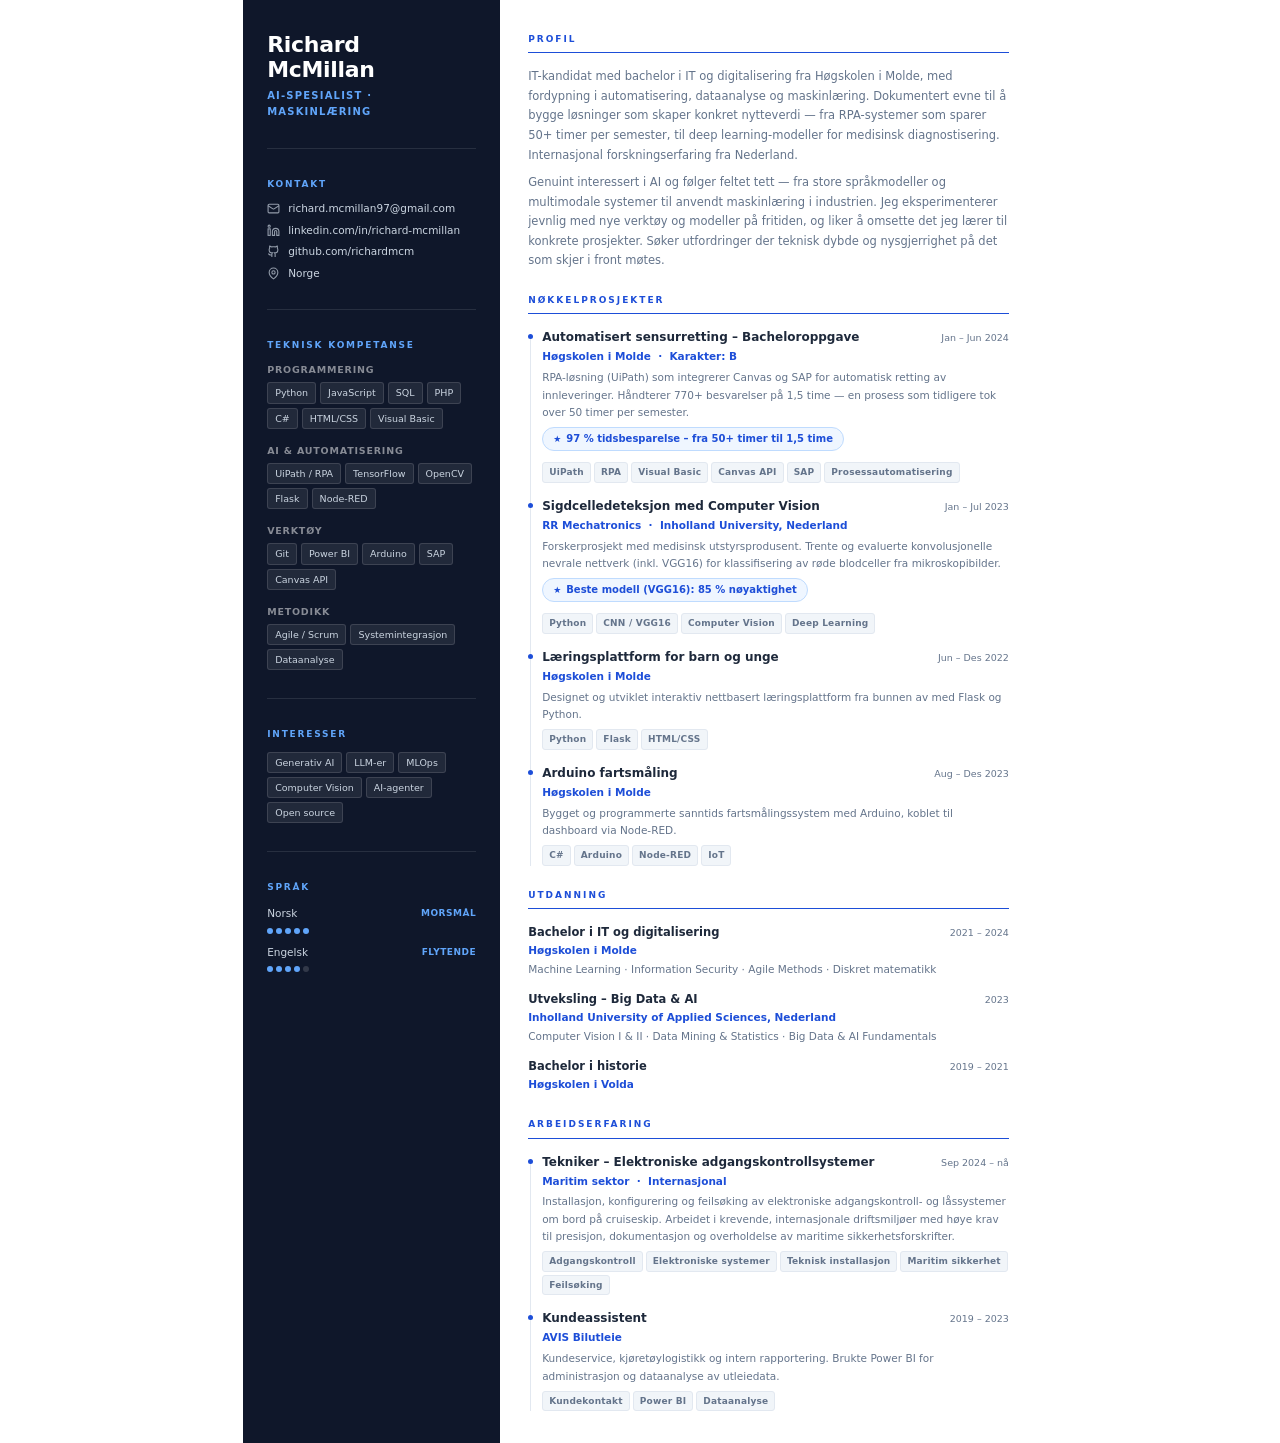
<file: CV-improved.html>
<!DOCTYPE html>
<html lang="no">
<head>
  <meta charset="UTF-8">
  <meta name="viewport" content="width=device-width, initial-scale=1.0">
  <title>CV – Richard McMillan</title>
  <style>
    @page { size: A4; margin: 0; }
    *, *::before, *::after { box-sizing: border-box; margin: 0; padding: 0; }

    :root {
      --sidebar-bg:   #0f172a;
      --sidebar-text: #cbd5e1;
      --sidebar-head: #ffffff;
      --sidebar-accent: #60a5fa;
      --accent:       #1d4ed8;
      --accent-lt:    #eff6ff;
      --text:         #1e293b;
      --muted:        #64748b;
      --border:       #e2e8f0;
      --tag-bg:       #f1f5f9;
    }

    body {
      font-family: 'Segoe UI', system-ui, -apple-system, Arial, sans-serif;
      font-size: 11.5px;
      color: var(--text);
      line-height: 1.6;
      background: #fff;
      display: flex;
      min-height: 297mm;
      width: 210mm;
      margin: 0 auto;
    }

    /* ─── SIDEBAR ─── */
    .sidebar {
      width: 68mm;
      min-height: 100%;
      background: var(--sidebar-bg);
      padding: 32px 24px 32px 24px;
      flex-shrink: 0;
      display: flex;
      flex-direction: column;
      gap: 28px;
    }

    .sidebar-name {
      font-size: 22px;
      font-weight: 800;
      color: var(--sidebar-head);
      line-height: 1.15;
      letter-spacing: -0.3px;
    }

    .sidebar-title {
      font-size: 10px;
      font-weight: 600;
      letter-spacing: 1.2px;
      text-transform: uppercase;
      color: var(--sidebar-accent);
      margin-top: 5px;
    }

    .sidebar-divider {
      height: 1px;
      background: rgba(255,255,255,0.1);
    }

    .s-section-title {
      font-size: 9px;
      font-weight: 700;
      letter-spacing: 1.8px;
      text-transform: uppercase;
      color: var(--sidebar-accent);
      margin-bottom: 10px;
    }

    /* Contact */
    .contact-list { display: flex; flex-direction: column; gap: 7px; }
    .contact-item {
      display: flex;
      align-items: flex-start;
      gap: 8px;
      color: var(--sidebar-text);
      font-size: 10.5px;
      text-decoration: none;
      line-height: 1.4;
    }
    .contact-item svg {
      flex-shrink: 0;
      margin-top: 1px;
      opacity: 0.7;
    }
    a.contact-item:hover { color: #fff; }

    /* Skills */
    .skill-group { margin-bottom: 14px; }
    .skill-group:last-child { margin-bottom: 0; }
    .skill-group-name {
      font-size: 9.5px;
      font-weight: 700;
      color: rgba(255,255,255,0.5);
      text-transform: uppercase;
      letter-spacing: 0.8px;
      margin-bottom: 5px;
    }
    .skill-tags { display: flex; flex-wrap: wrap; gap: 4px; }
    .skill-tag {
      font-size: 9.5px;
      font-weight: 500;
      background: rgba(255,255,255,0.08);
      color: var(--sidebar-text);
      padding: 2px 7px;
      border-radius: 3px;
      border: 1px solid rgba(255,255,255,0.12);
    }

    /* Lang */
    .lang-item {
      display: flex;
      justify-content: space-between;
      align-items: center;
      font-size: 10.5px;
      color: var(--sidebar-text);
      margin-bottom: 6px;
    }
    .lang-level {
      font-size: 9px;
      color: var(--sidebar-accent);
      font-weight: 600;
      text-transform: uppercase;
      letter-spacing: 0.5px;
    }
    .lang-dots { display: flex; gap: 3px; margin-top: 3px; }
    .lang-dot {
      width: 6px;
      height: 6px;
      border-radius: 50%;
      background: rgba(255,255,255,0.15);
    }
    .lang-dot.filled { background: var(--sidebar-accent); }

    /* ─── MAIN ─── */
    .main {
      flex: 1;
      padding: 32px 28px 32px 28px;
      display: flex;
      flex-direction: column;
      gap: 22px;
    }

    /* Section */
    .section {}
    .section-title {
      font-size: 9px;
      font-weight: 700;
      letter-spacing: 2px;
      text-transform: uppercase;
      color: var(--accent);
      padding-bottom: 6px;
      border-bottom: 1.5px solid var(--accent);
      margin-bottom: 14px;
    }

    /* Profile */
    .profile-text {
      font-size: 11.5px;
      color: var(--muted);
      line-height: 1.7;
    }

    /* Entry */
    .entry { margin-bottom: 14px; position: relative; padding-left: 14px; }
    .entry:last-child { margin-bottom: 0; }
    .entry::before {
      content: '';
      position: absolute;
      left: 0;
      top: 6px;
      width: 5px;
      height: 5px;
      border-radius: 50%;
      background: var(--accent);
    }
    .entry-header { display: flex; justify-content: space-between; align-items: baseline; gap: 8px; }
    .entry-title { font-size: 12px; font-weight: 700; color: var(--text); }
    .entry-date {
      font-size: 9.5px;
      color: var(--muted);
      white-space: nowrap;
      flex-shrink: 0;
      font-weight: 500;
    }
    .entry-org { font-size: 10.5px; color: var(--accent); font-weight: 600; margin: 1px 0 4px; }
    .entry-desc { font-size: 10.5px; color: var(--muted); line-height: 1.65; }

    /* Achievement pill */
    .achievement {
      display: inline-flex;
      align-items: center;
      gap: 5px;
      background: var(--accent-lt);
      border: 1px solid #bfdbfe;
      color: var(--accent);
      font-size: 10px;
      font-weight: 700;
      padding: 3px 10px;
      border-radius: 999px;
      margin: 6px 0 5px;
    }
    .achievement::before { content: '★'; font-size: 9px; }

    /* Tags */
    .entry-tags { display: flex; flex-wrap: wrap; gap: 3px; margin-top: 6px; }
    .tag {
      font-size: 9px;
      font-weight: 600;
      background: var(--tag-bg);
      color: var(--muted);
      padding: 2px 6px;
      border-radius: 3px;
      letter-spacing: 0.2px;
      border: 1px solid var(--border);
    }

    /* Edu entry (no dot) */
    .edu-entry { margin-bottom: 12px; }
    .edu-entry:last-child { margin-bottom: 0; }
    .edu-header { display: flex; justify-content: space-between; align-items: baseline; gap: 8px; }
    .edu-title { font-size: 11.5px; font-weight: 700; color: var(--text); }
    .edu-date { font-size: 9.5px; color: var(--muted); white-space: nowrap; }
    .edu-org { font-size: 10.5px; color: var(--accent); font-weight: 600; margin: 1px 0 2px; }
    .edu-desc { font-size: 10.5px; color: var(--muted); }

    /* Timeline line */
    .entries { position: relative; }
    .entries::before {
      content: '';
      position: absolute;
      left: 2px;
      top: 6px;
      bottom: 0;
      width: 1px;
      background: var(--border);
    }

    @media print {
      body { margin: 0; }
      a { color: inherit !important; text-decoration: none !important; }
    }
  </style>
</head>
<body>

<!-- ═══════════════ SIDEBAR ═══════════════ -->
<aside class="sidebar">

  <!-- Name -->
  <div>
    <div class="sidebar-name">Richard<br>McMillan</div>
    <div class="sidebar-title">AI-spesialist · Maskinlæring</div>
  </div>

  <div class="sidebar-divider"></div>

  <!-- Kontakt -->
  <div>
    <div class="s-section-title">Kontakt</div>
    <div class="contact-list">
      <a class="contact-item" href="mailto:richard.mcmillan97@gmail.com">
        <svg width="13" height="13" viewBox="0 0 24 24" fill="none" stroke="currentColor" stroke-width="2"><rect x="2" y="4" width="20" height="16" rx="2"/><path d="m22 7-8.97 5.7a1.94 1.94 0 0 1-2.06 0L2 7"/></svg>
        richard.mcmillan97@gmail.com
      </a>
      <a class="contact-item" href="https://www.linkedin.com/in/richard-mcmillan-a668a9329/" target="_blank">
        <svg width="13" height="13" viewBox="0 0 24 24" fill="none" stroke="currentColor" stroke-width="2"><path d="M16 8a6 6 0 0 1 6 6v7h-4v-7a2 2 0 0 0-2-2 2 2 0 0 0-2 2v7h-4v-7a6 6 0 0 1 6-6z"/><rect x="2" y="9" width="4" height="12"/><circle cx="4" cy="4" r="2"/></svg>
        linkedin.com/in/richard-mcmillan
      </a>
      <a class="contact-item" href="https://github.com/richardmcm" target="_blank">
        <svg width="13" height="13" viewBox="0 0 24 24" fill="none" stroke="currentColor" stroke-width="2"><path d="M15 22v-4a4.8 4.8 0 0 0-1-3.5c3 0 6-2 6-5.5.08-1.25-.27-2.48-1-3.5.28-1.15.28-2.35 0-3.5 0 0-1 0-3 1.5-2.64-.5-5.36-.5-8 0C6 2 5 2 5 2c-.3 1.15-.3 2.35 0 3.5A5.403 5.403 0 0 0 4 9c0 3.5 3 5.5 6 5.5-.39.49-.68 1.05-.85 1.65-.17.6-.22 1.23-.15 1.85v4"/><path d="M9 18c-4.51 2-5-2-7-2"/></svg>
        github.com/richardmcm
      </a>
      <span class="contact-item">
        <svg width="13" height="13" viewBox="0 0 24 24" fill="none" stroke="currentColor" stroke-width="2"><path d="M20 10c0 6-8 12-8 12s-8-6-8-12a8 8 0 0 1 16 0Z"/><circle cx="12" cy="10" r="3"/></svg>
        Norge
      </span>
    </div>
  </div>

  <div class="sidebar-divider"></div>

  <!-- Teknisk kompetanse -->
  <div>
    <div class="s-section-title">Teknisk kompetanse</div>

    <div class="skill-group">
      <div class="skill-group-name">Programmering</div>
      <div class="skill-tags">
        <span class="skill-tag">Python</span>
        <span class="skill-tag">JavaScript</span>
        <span class="skill-tag">SQL</span>
        <span class="skill-tag">PHP</span>
        <span class="skill-tag">C#</span>
        <span class="skill-tag">HTML/CSS</span>
        <span class="skill-tag">Visual Basic</span>
      </div>
    </div>

    <div class="skill-group">
      <div class="skill-group-name">AI &amp; Automatisering</div>
      <div class="skill-tags">
        <span class="skill-tag">UiPath / RPA</span>
        <span class="skill-tag">TensorFlow</span>
        <span class="skill-tag">OpenCV</span>
        <span class="skill-tag">Flask</span>
        <span class="skill-tag">Node-RED</span>
      </div>
    </div>

    <div class="skill-group">
      <div class="skill-group-name">Verktøy</div>
      <div class="skill-tags">
        <span class="skill-tag">Git</span>
        <span class="skill-tag">Power BI</span>
        <span class="skill-tag">Arduino</span>
        <span class="skill-tag">SAP</span>
        <span class="skill-tag">Canvas API</span>
      </div>
    </div>

    <div class="skill-group">
      <div class="skill-group-name">Metodikk</div>
      <div class="skill-tags">
        <span class="skill-tag">Agile / Scrum</span>
        <span class="skill-tag">Systemintegrasjon</span>
        <span class="skill-tag">Dataanalyse</span>
      </div>
    </div>
  </div>

  <div class="sidebar-divider"></div>

  <!-- Interesser -->
  <div>
    <div class="s-section-title">Interesser</div>
    <div class="skill-group">
      <div class="skill-tags">
        <span class="skill-tag">Generativ AI</span>
        <span class="skill-tag">LLM-er</span>
        <span class="skill-tag">MLOps</span>
        <span class="skill-tag">Computer Vision</span>
        <span class="skill-tag">AI-agenter</span>
        <span class="skill-tag">Open source</span>
      </div>
    </div>
  </div>

  <div class="sidebar-divider"></div>

  <!-- Språk -->
  <div>
    <div class="s-section-title">Språk</div>
    <div>
      <div class="lang-item">
        <span>Norsk</span>
        <span class="lang-level">Morsmål</span>
      </div>
      <div class="lang-dots">
        <div class="lang-dot filled"></div>
        <div class="lang-dot filled"></div>
        <div class="lang-dot filled"></div>
        <div class="lang-dot filled"></div>
        <div class="lang-dot filled"></div>
      </div>
    </div>
    <div style="margin-top: 10px;">
      <div class="lang-item">
        <span>Engelsk</span>
        <span class="lang-level">Flytende</span>
      </div>
      <div class="lang-dots">
        <div class="lang-dot filled"></div>
        <div class="lang-dot filled"></div>
        <div class="lang-dot filled"></div>
        <div class="lang-dot filled"></div>
        <div class="lang-dot"></div>
      </div>
    </div>
  </div>

</aside>

<!-- ═══════════════ MAIN ═══════════════ -->
<main class="main">

  <!-- Profil -->
  <section class="section">
    <div class="section-title">Profil</div>
    <p class="profile-text">
      IT-kandidat med bachelor i IT og digitalisering fra Høgskolen i Molde, med fordypning i
      automatisering, dataanalyse og maskinlæring. Dokumentert evne til å bygge løsninger som skaper
      konkret nytteverdi — fra RPA-systemer som sparer 50+ timer per semester, til deep learning-modeller
      for medisinsk diagnostisering. Internasjonal forskningserfaring fra Nederland.
    </p>
    <p class="profile-text" style="margin-top: 8px;">
      Genuint interessert i AI og følger feltet tett — fra store språkmodeller og multimodale systemer
      til anvendt maskinlæring i industrien. Jeg eksperimenterer jevnlig med nye verktøy og modeller
      på fritiden, og liker å omsette det jeg lærer til konkrete prosjekter. Søker utfordringer der
      teknisk dybde og nysgjerrighet på det som skjer i front møtes.
    </p>
  </section>

  <!-- Nøkkelprosjekter -->
  <section class="section">
    <div class="section-title">Nøkkelprosjekter</div>
    <div class="entries">

      <div class="entry">
        <div class="entry-header">
          <div class="entry-title">Automatisert sensurretting – Bacheloroppgave</div>
          <div class="entry-date">Jan – Jun 2024</div>
        </div>
        <div class="entry-org">Høgskolen i Molde &nbsp;·&nbsp; Karakter: B</div>
        <div class="entry-desc">
          RPA-løsning (UiPath) som integrerer Canvas og SAP for automatisk retting av innleveringer.
          Håndterer 770+ besvarelser på 1,5 time — en prosess som tidligere tok over 50 timer per semester.
        </div>
        <div class="achievement">97 % tidsbesparelse – fra 50+ timer til 1,5 time</div>
        <div class="entry-tags">
          <span class="tag">UiPath</span><span class="tag">RPA</span><span class="tag">Visual Basic</span>
          <span class="tag">Canvas API</span><span class="tag">SAP</span><span class="tag">Prosessautomatisering</span>
        </div>
      </div>

      <div class="entry">
        <div class="entry-header">
          <div class="entry-title">Sigdcelledeteksjon med Computer Vision</div>
          <div class="entry-date">Jan – Jul 2023</div>
        </div>
        <div class="entry-org">RR Mechatronics &nbsp;·&nbsp; Inholland University, Nederland</div>
        <div class="entry-desc">
          Forskerprosjekt med medisinsk utstyrsprodusent. Trente og evaluerte konvolusjonelle nevrale
          nettverk (inkl. VGG16) for klassifisering av røde blodceller fra mikroskopibilder.
        </div>
        <div class="achievement">Beste modell (VGG16): 85 % nøyaktighet</div>
        <div class="entry-tags">
          <span class="tag">Python</span><span class="tag">CNN / VGG16</span>
          <span class="tag">Computer Vision</span><span class="tag">Deep Learning</span>
        </div>
      </div>

      <div class="entry">
        <div class="entry-header">
          <div class="entry-title">Læringsplattform for barn og unge</div>
          <div class="entry-date">Jun – Des 2022</div>
        </div>
        <div class="entry-org">Høgskolen i Molde</div>
        <div class="entry-desc">
          Designet og utviklet interaktiv nettbasert læringsplattform fra bunnen av med Flask og Python.
        </div>
        <div class="entry-tags">
          <span class="tag">Python</span><span class="tag">Flask</span><span class="tag">HTML/CSS</span>
        </div>
      </div>

      <div class="entry">
        <div class="entry-header">
          <div class="entry-title">Arduino fartsmåling</div>
          <div class="entry-date">Aug – Des 2023</div>
        </div>
        <div class="entry-org">Høgskolen i Molde</div>
        <div class="entry-desc">
          Bygget og programmerte sanntids fartsmålingssystem med Arduino, koblet til dashboard via Node-RED.
        </div>
        <div class="entry-tags">
          <span class="tag">C#</span><span class="tag">Arduino</span><span class="tag">Node-RED</span><span class="tag">IoT</span>
        </div>
      </div>

    </div>
  </section>

  <!-- Utdanning -->
  <section class="section">
    <div class="section-title">Utdanning</div>

    <div class="edu-entry">
      <div class="edu-header">
        <div class="edu-title">Bachelor i IT og digitalisering</div>
        <div class="edu-date">2021 – 2024</div>
      </div>
      <div class="edu-org">Høgskolen i Molde</div>
      <div class="edu-desc">Machine Learning · Information Security · Agile Methods · Diskret matematikk</div>
    </div>

    <div class="edu-entry">
      <div class="edu-header">
        <div class="edu-title">Utveksling – Big Data &amp; AI</div>
        <div class="edu-date">2023</div>
      </div>
      <div class="edu-org">Inholland University of Applied Sciences, Nederland</div>
      <div class="edu-desc">Computer Vision I &amp; II · Data Mining &amp; Statistics · Big Data &amp; AI Fundamentals</div>
    </div>

    <div class="edu-entry">
      <div class="edu-header">
        <div class="edu-title">Bachelor i historie</div>
        <div class="edu-date">2019 – 2021</div>
      </div>
      <div class="edu-org">Høgskolen i Volda</div>
    </div>

  </section>

  <!-- Arbeidserfaring -->
  <section class="section">
    <div class="section-title">Arbeidserfaring</div>
    <div class="entries">
      <div class="entry">
        <div class="entry-header">
          <div class="entry-title">Tekniker – Elektroniske adgangskontrollsystemer</div>
          <div class="entry-date">Sep 2024 – nå</div>
        </div>
        <div class="entry-org">Maritim sektor &nbsp;·&nbsp; Internasjonal</div>
        <div class="entry-desc">
          Installasjon, konfigurering og feilsøking av elektroniske adgangskontroll- og låssystemer
          om bord på cruiseskip. Arbeidet i krevende, internasjonale driftsmiljøer med høye krav til
          presisjon, dokumentasjon og overholdelse av maritime sikkerhetsforskrifter.
        </div>
        <div class="entry-tags">
          <span class="tag">Adgangskontroll</span><span class="tag">Elektroniske systemer</span>
          <span class="tag">Teknisk installasjon</span><span class="tag">Maritim sikkerhet</span>
          <span class="tag">Feilsøking</span>
        </div>
      </div>

      <div class="entry">
        <div class="entry-header">
          <div class="entry-title">Kundeassistent</div>
          <div class="entry-date">2019 – 2023</div>
        </div>
        <div class="entry-org">AVIS Bilutleie</div>
        <div class="entry-desc">
          Kundeservice, kjøretøylogistikk og intern rapportering. Brukte Power BI for administrasjon
          og dataanalyse av utleiedata.
        </div>
        <div class="entry-tags">
          <span class="tag">Kundekontakt</span><span class="tag">Power BI</span><span class="tag">Dataanalyse</span>
        </div>
      </div>
    </div>
  </section>

</main>

</body>
</html>
</file>
